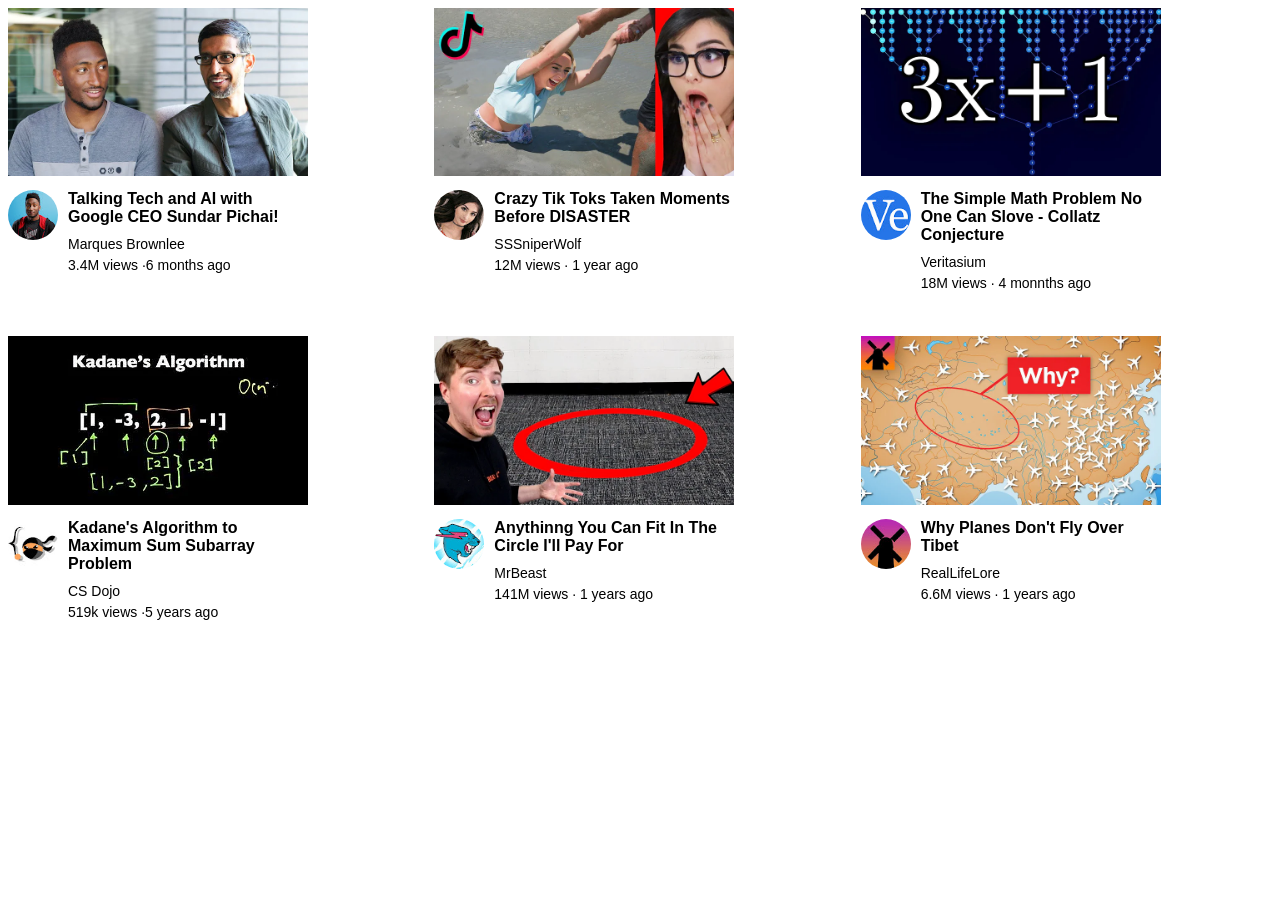
<file: Index.html>
<!DOCTYPE html>
<html lang="en">
  <head>
    <meta charset="UTF-8" />
    <meta name="viewport" content="width=device-width, initial-scale=1.0" />
    <title>Day10-Youtube</title>
    <style>
      .grid {
        display: grid;
        grid-template-columns: 1fr 1fr 1fr;
        row-gap: 40px;
        column-gap: 15px;
      }
      .box {
        width: 300px;
        display: inline-block;
      }
      .thumb {
        margin-bottom: 10px;
      }
      .img1 {
        width: 300px;
      }
      .pro-text {
        display: grid;
        grid-template-columns: 50px 1fr;
        column-gap: 10px;
      }
      .text {
        font-family: Arial, Helvetica, sans-serif;
      }
      .pro {
        width: 50px;
        border-radius: 50%;
      }
      p {
        margin-top: 0;
      }
      .p1 {
        font-size: 16px;
        font-weight: 700;
        margin-bottom: 10px;
      }
      .p2,
      .p3 {
        font-size: 14px;
        margin-bottom: 5px;
      }
    </style>
  </head>
  <body>
    <div class="grid">
      <div class="box">
        <div class="thumb">
          <img class="img1" src="thumbnails/thumbnail-1.webp" alt="" />
        </div>
        <div class="pro-text">
          <div class="profile">
            <img class="pro" src="channels/channel-1.jpeg" alt="" />
          </div>
          <div class="text">
            <p class="p1">Talking Tech and AI with Google CEO Sundar Pichai!</p>
            <p class="p2">Marques Brownlee</p>
            <p class="p3">3.4M views ·6 months ago</p>
          </div>
        </div>
      </div>

      <div class="box">
        <div class="thumb">
          <img class="img1" src="thumbnails/thumbnail-3.webp" alt="" />
        </div>
        <div class="pro-text">
          <div class="profile">
            <img class="pro" src="channels/channel-3.jpeg" alt="" />
          </div>
          <div class="text">
            <p class="p1">Crazy Tik Toks Taken Moments Before DISASTER</p>
            <p class="p2">SSSniperWolf</p>
            <p class="p3">12M views · 1 year ago</p>
          </div>
        </div>
      </div>

      <div class="box">
        <div class="thumb">
          <img class="img1" src="thumbnails/thumbnail-4.webp" alt="" />
        </div>
        <div class="pro-text">
          <div class="profile">
            <img class="pro" src="channels/channel-4.jpeg" alt="" />
          </div>
          <div class="text">
            <p class="p1">
              The Simple Math Problem No One Can Slove - Collatz Conjecture
            </p>
            <p class="p2">Veritasium</p>
            <p class="p3">18M views · 4 monnths ago</p>
          </div>
        </div>
      </div>
      <div class="box">
        <div class="thumb">
          <img class="img1" src="thumbnails/thumbnail-5.webp" alt="" />
        </div>
        <div class="pro-text">
          <div class="profile">
            <img class="pro" src="channels/channel-5.jpeg" alt="" />
          </div>
          <div class="text">
            <p class="p1">Kadane's Algorithm to Maximum Sum Subarray Problem</p>
            <p class="p2">CS Dojo</p>
            <p class="p3">519k views ·5 years ago</p>
          </div>
        </div>
      </div>

      <div class="box">
        <div class="thumb">
          <img class="img1" src="thumbnails/thumbnail-6.webp" alt="" />
        </div>
        <div class="pro-text">
          <div class="profile">
            <img class="pro" src="channels/channel-6.jpeg" alt="" />
          </div>
          <div class="text">
            <p class="p1">Anythinng You Can Fit In The Circle I'll Pay For</p>
            <p class="p2">MrBeast</p>
            <p class="p3">141M views · 1 years ago</p>
          </div>
        </div>
      </div>

      <div class="box">
        <div class="thumb">
          <img class="img1" src="thumbnails/thumbnail-7.webp" alt="" />
        </div>
        <div class="pro-text">
          <div class="profile">
            <img class="pro" src="channels/channel-7.jpeg" alt="" />
          </div>
          <div class="text">
            <p class="p1">Why Planes Don't Fly Over Tibet</p>
            <p class="p2">RealLifeLore</p>
            <p class="p3">6.6M views · 1 years ago</p>
          </div>
        </div>
      </div>
    </div>
  </body>
</html>
</file>
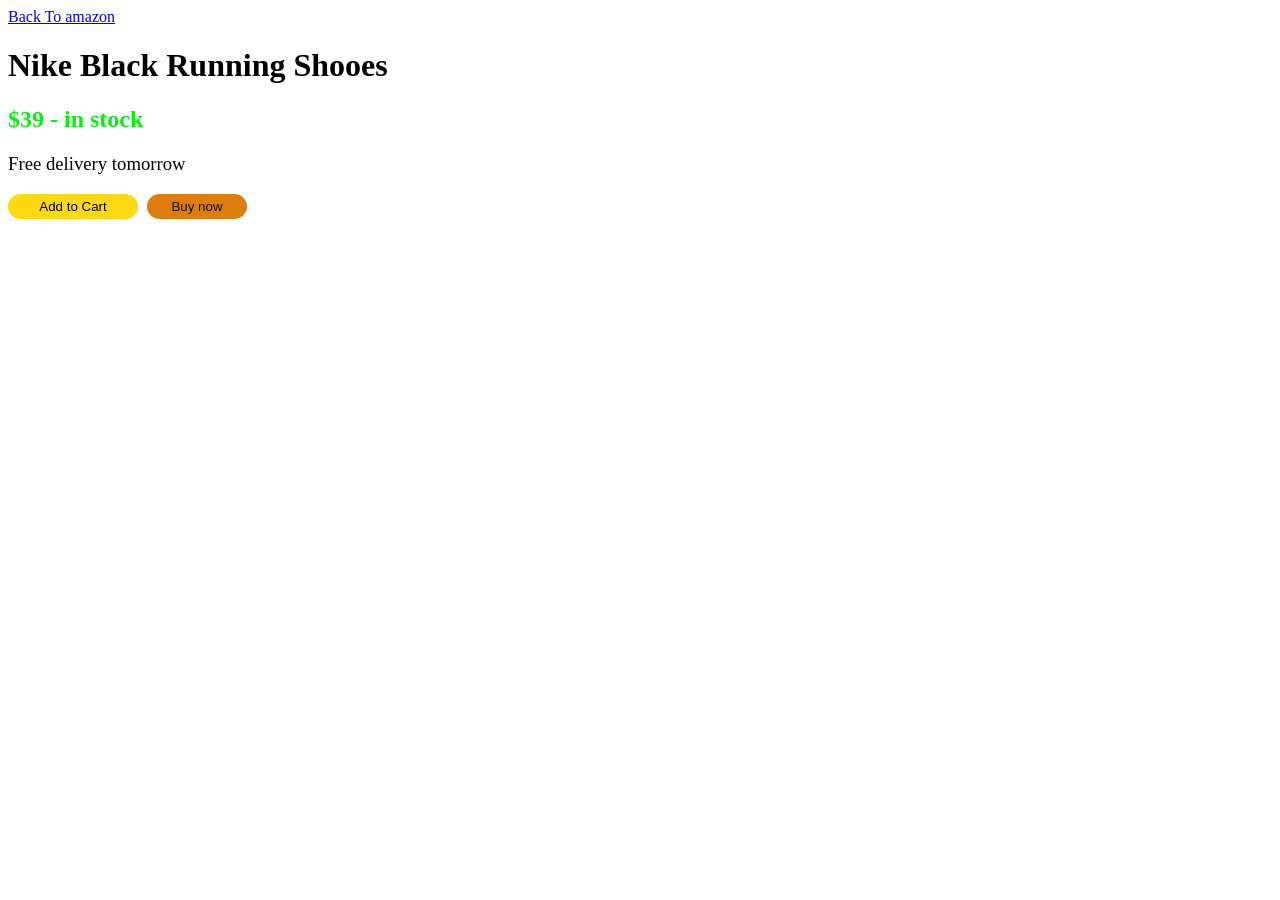
<file: Amazon.html>
<!DOCTYPE html>
<html lang="en">
    <style>
        .addtocart{
        background-color: rgb(255, 216, 20);
        border: none;
        width: 130px;
        height: 25px;
        border-radius: 25px;
        color: black;
        margin-right: 5px;  
        }
        .addtocart:hover{
            opacity: 0.8;
            color: black;
        }
        .buy{
            background-color: rgb(222, 124, 13);
            color: rgb(15, 15, 15);
            height: 25px;
            width: 100px;
            border: none;
            border-radius: 25px;
            margin-right: 5px;
        }
        .buy:hover{
            opacity: 0.8;
            color: black;
        }
    </style>
<a href="https://www.amazon.in/?&tag=googhydrabk1-21&ref=pd_sl_5szpgfto9i_e&adgrpid=155259813593&hvpone=&hvptwo=&hvadid=674893540034&hvpos=&hvnetw=g&hvrand=5734543474938162553&hvqmt=e&hvdev=c&hvdvcmdl=&hvlocint=&hvlocphy=9147224&hvtargid=kwd-64107830&hydadcr=14452_2316413&gad_source=1" target="_blank">Back To amazon</a>
<h1 class="nike">Nike Black Running Shooes</h1>
<h2 style="color: rgb(6, 241, 14);">$39 - in stock</h2>
<h3 style="color: rgb(3, 3, 3); font-weight: 300;">Free delivery tomorrow</h3>
<button class="addtocart">Add to Cart</button>
<button class="buy">Buy now</button>
</file>
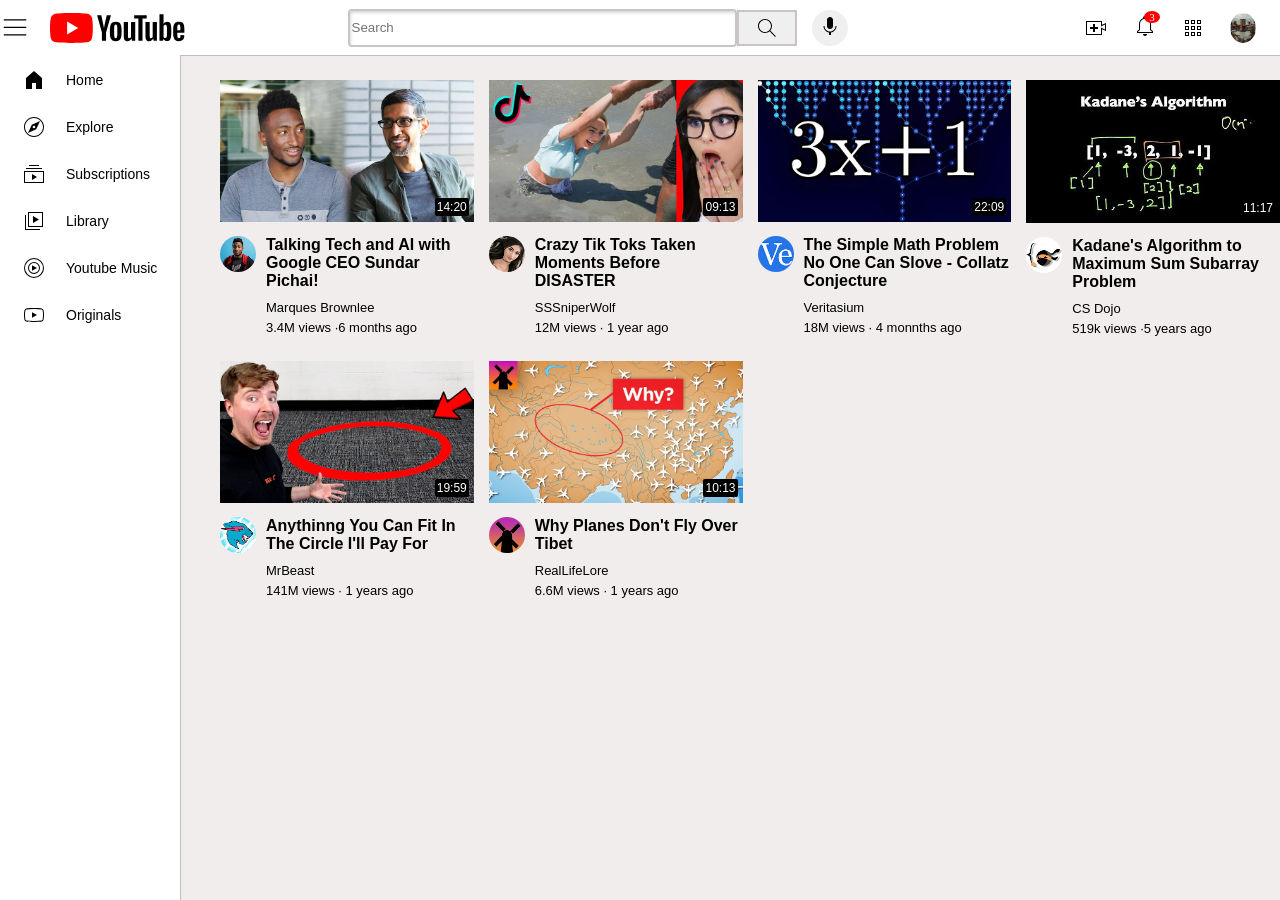
<file: day10-Youtube.html>
<!DOCTYPE html>
<html lang="en">
  <head>
    <meta charset="UTF-8" />
    <meta name="viewport" content="width=device-width, initial-scale=1.0" />
    <title>Day10-Youtube</title>
    <link rel="stylesheet" href="video.css" />
    <link rel="stylesheet" href="genral.css" />
    <link rel="stylesheet" href="header.css" />
    <link rel="stylesheet" href="sidebar.css" />
  </head>
  <body>
    <div class="header">
      <div class="left">
        <img class="menu" src="icons/hamburger-menu.svg" alt="" />
        <img class="logo" src="icons/youtube-logo.svg" alt="" />
      </div>
      <div class="middle">
        <input class="search-bar" type="text" placeholder="Search" />
        <button class="search-btn">
          <img class="search" src="icons/search.svg" alt="" />
        </button>
        <button class="voice-btn">
          <img class="voice" src="icons/voice-search-icon.svg" alt="" />
        </button>
      </div>
      <div class="right">
        <img class="icon" src="icons/upload.svg" alt="" />
        <div class="notifications">
          <img class="icon" src="icons/notifications.svg" alt="" />
          <div class="time3">3</div>
        </div>
        <img class="icon" src="icons/youtube-apps.svg" alt="" />
        <img class="profile-logo" src="thumbnails/thumb.png" alt="" />
      </div>
    </div>
    <div class="sidebar">
      <div class="sidebar-items">
        <img class="sidebar-icon" src="sidebar-icons/home.svg" alt="" />
        <div>Home</div>
      </div>
      <div class="sidebar-items">
        <img class="sidebar-icon" src="sidebar-icons/explore.svg" alt="" />
        <div>Explore</div>
      </div>
      <div class="sidebar-items">
        <img
          class="sidebar-icon"
          src="sidebar-icons/subscriptions.svg"
          alt=""
        />
        <div>Subscriptions</div>
      </div>
      <div class="sidebar-items">
        <img class="sidebar-icon" src="sidebar-icons/library.svg" alt="" />
        <div>Library</div>
      </div>
      <div class="sidebar-items">
        <img
          class="sidebar-icon"
          src="sidebar-icons/youtube-music.svg"
          alt=""
        />
        <div>Youtube Music</div>
      </div>
      <div class="sidebar-items">
        <img class="sidebar-icon" src="sidebar-icons/originals.svg" alt="" />
        <div>Originals</div>
      </div>
    </div>
    <div class="grid">
      <div class="box">
        <div class="thumb">
          <img class="img1" src="thumbnails/thumbnail-1.webp" alt="" />
          <div class="time">14:20</div>
        </div>
        <div class="pro-text">
          <div class="profile">
            <img class="pro" src="channels/channel-1.jpeg" alt="" />
          </div>
          <div class="text">
            <p class="p1">Talking Tech and AI with Google CEO Sundar Pichai!</p>
            <p class="p2">Marques Brownlee</p>
            <p class="p3">3.4M views ·6 months ago</p>
          </div>
        </div>
      </div>

      <div class="box">
        <div class="thumb">
          <img class="img1" src="thumbnails/thumbnail-3.webp" alt="" />
          <div class="time">09:13</div>
        </div>
        <div class="pro-text">
          <div class="profile">
            <img class="pro" src="channels/channel-3.jpeg" alt="" />
          </div>
          <div class="text">
            <p class="p1">Crazy Tik Toks Taken Moments Before DISASTER</p>
            <p class="p2">SSSniperWolf</p>
            <p class="p3">12M views · 1 year ago</p>
          </div>
        </div>
      </div>

      <div class="box">
        <div class="thumb">
          <img class="img1" src="thumbnails/thumbnail-4.webp" alt="" />
          <div class="time">22:09</div>
        </div>
        <div class="pro-text">
          <div class="profile">
            <img class="pro" src="channels/channel-4.jpeg" alt="" />
          </div>
          <div class="text">
            <p class="p1">
              The Simple Math Problem No One Can Slove - Collatz Conjecture
            </p>
            <p class="p2">Veritasium</p>
            <p class="p3">18M views · 4 monnths ago</p>
          </div>
        </div>
      </div>
      <div class="box">
        <div class="thumb">
          <img class="img1" src="thumbnails/thumbnail-5.webp" alt="" />
          <div class="time">11:17</div>
        </div>
        <div class="pro-text">
          <div class="profile">
            <img class="pro" src="channels/channel-5.jpeg" alt="" />
          </div>
          <div class="text">
            <p class="p1">Kadane's Algorithm to Maximum Sum Subarray Problem</p>
            <p class="p2">CS Dojo</p>
            <p class="p3">519k views ·5 years ago</p>
          </div>
        </div>
      </div>

      <div class="box">
        <div class="thumb">
          <img class="img1" src="thumbnails/thumbnail-6.webp" alt="" />
          <div class="time">19:59</div>
        </div>
        <div class="pro-text">
          <div class="profile">
            <img class="pro" src="channels/channel-6.jpeg" alt="" />
          </div>
          <div class="text">
            <p class="p1">Anythinng You Can Fit In The Circle I'll Pay For</p>
            <p class="p2">MrBeast</p>
            <p class="p3">141M views · 1 years ago</p>
          </div>
        </div>
      </div>

      <div class="box">
        <div class="thumb">
          <img class="img1" src="thumbnails/thumbnail-7.webp" alt="" />
          <div class="time">10:13</div>
        </div>
        <div class="pro-text">
          <div class="profile">
            <img class="pro" src="channels/channel-7.jpeg" alt="" />
          </div>
          <div class="text">
            <p class="p1">Why Planes Don't Fly Over Tibet</p>
            <p class="p2">RealLifeLore</p>
            <p class="p3">6.6M views · 1 years ago</p>
          </div>
        </div>
      </div>
    </div>
  </body>
</html>
</file>
<file: video.css>
.grid {
  display: grid;
  grid-template-columns: 1fr 1fr 1fr 1fr;
  row-gap: 20px;
  column-gap: 15px;
}
.box {
  width: 100%;
}
.thumb {
  margin-bottom: 10px;
  position: relative;
}
.img1 {
  width: 100%;
}
.pro-text {
  display: grid;
  grid-template-columns: 36px 1fr;
  column-gap: 10px;
}
.text {
  font-family: Arial, Helvetica, sans-serif;
}
.pro {
  width: 100%;
  border-radius: 50%;
}
.p1 {
  font-size: 16px;
  font-weight: 700;
  margin-bottom: 10px;
}
.p2,
.p3 {
  font-size: 13px;
  margin-bottom: 5px;
}
.time{
  position: absolute;
  background-color: black;
  color: white;
  right: 5px;
  bottom: 10px;
  padding: 2px;
  font-family: Arial, Helvetica, sans-serif;
  font-size: 12px;
  border-radius: 2px;
}
@media(max-width:800px){
  .grid{
    grid-template-columns: 1fr 1fr;
  }
}
@media(min-width:801px) and (max-width:999px){
  .grid{
    grid-template-columns: 1fr 1fr 1fr;
  }
}
@media(min-width:1000px){
  .grid{
    grid-template-columns: 1fr 1fr 1fr 1fr;
  }
}
</file>
<file: genral.css>
body{
  margin: 0;
  padding-top: 80px;
  padding-left: 220px;
  background-color: rgb(242, 237, 237);
}
p {
  margin-top: 0;
}
</file>
<file: header.css>
.header {
  display: flex;
  height: 55px;
  justify-content: space-between;
  position:fixed;
  top: 0;
  left: 0;
  right: 0;
  background-color: white;
  border-bottom-width: 1px;
  border-bottom-style: solid;
  border-bottom-color: rgb(195, 190, 190);
  z-index: 1;
}
.left {
  display: flex;
  align-items: center;
  column-gap: 20px;
}
.menu {
  height: 30px;
}
.logo {
  height: 30px;
}
.middle {
  flex: 1;
  margin-left: 50px;
  margin-right: 100px;
  max-width: 500px;
  display: flex;
  align-items: center;
}
.search-bar {
  height: 32px;
  flex: 1;
  border-radius: 4px;
  border-width: 2px;
  border-color: rgb(202, 197, 197);
  border-style: solid;
  box-shadow: inset 1px 2px 3px rgb(0, 0, 0, 0.15);
  width: 0;
}
.search-btn {
  height: 36px;
  width: 60px;
  display: flex;
  align-items: center;
  justify-content: center;
  border-width: 2px;
  border-color: rgb(202, 197, 197);
  border-style: solid;
}
.voice-btn {
  height: 36px;
  width: 36px;
  margin-left: 15px;
  border-radius: 50%;
  border: none;
}
.search {
  height: 24px;
}
.right {
  width: 220px;
  display: flex;
  align-items: center;
  justify-content: space-evenly;
  flex-shrink: 0;
}

.icon {
  height: 24px;
}
.profile-logo {
  height: 30px;
  border-radius: 50%;
}
.notifications{
  position: relative;
}
.time3{
  position: absolute;
  top: -3px;
  right: -3px;
  background-color: red;
  color: white;
  border-radius: 50%;
  font-size: 11px;
  padding-left: 5px;
  padding-right: 5px;

}
</file>
<file: sidebar.css>
.sidebar{
  position: fixed;
  background-color: white;
  bottom: 0;
  left: 0;
  width: 180px;
  top:55px;
  border-color:rgb(195, 190, 190);
  border-right-style: solid;
  border-right-width: 1px;
  z-index: 2;
}
.sidebar-items{
    height: 45px;
    margin: 2px;
    display: flex;
    align-items: center;
    font-family: Arial, Helvetica, sans-serif;
    gap: 20px;
    padding-left: 20px;
}
.sidebar-items:hover{
     background-color: rgb(220, 212, 212);
}
.sidebar-items img{
    height: 24px;
}
.sidebar-items div{
    font-size: 14px;
}
</file>
